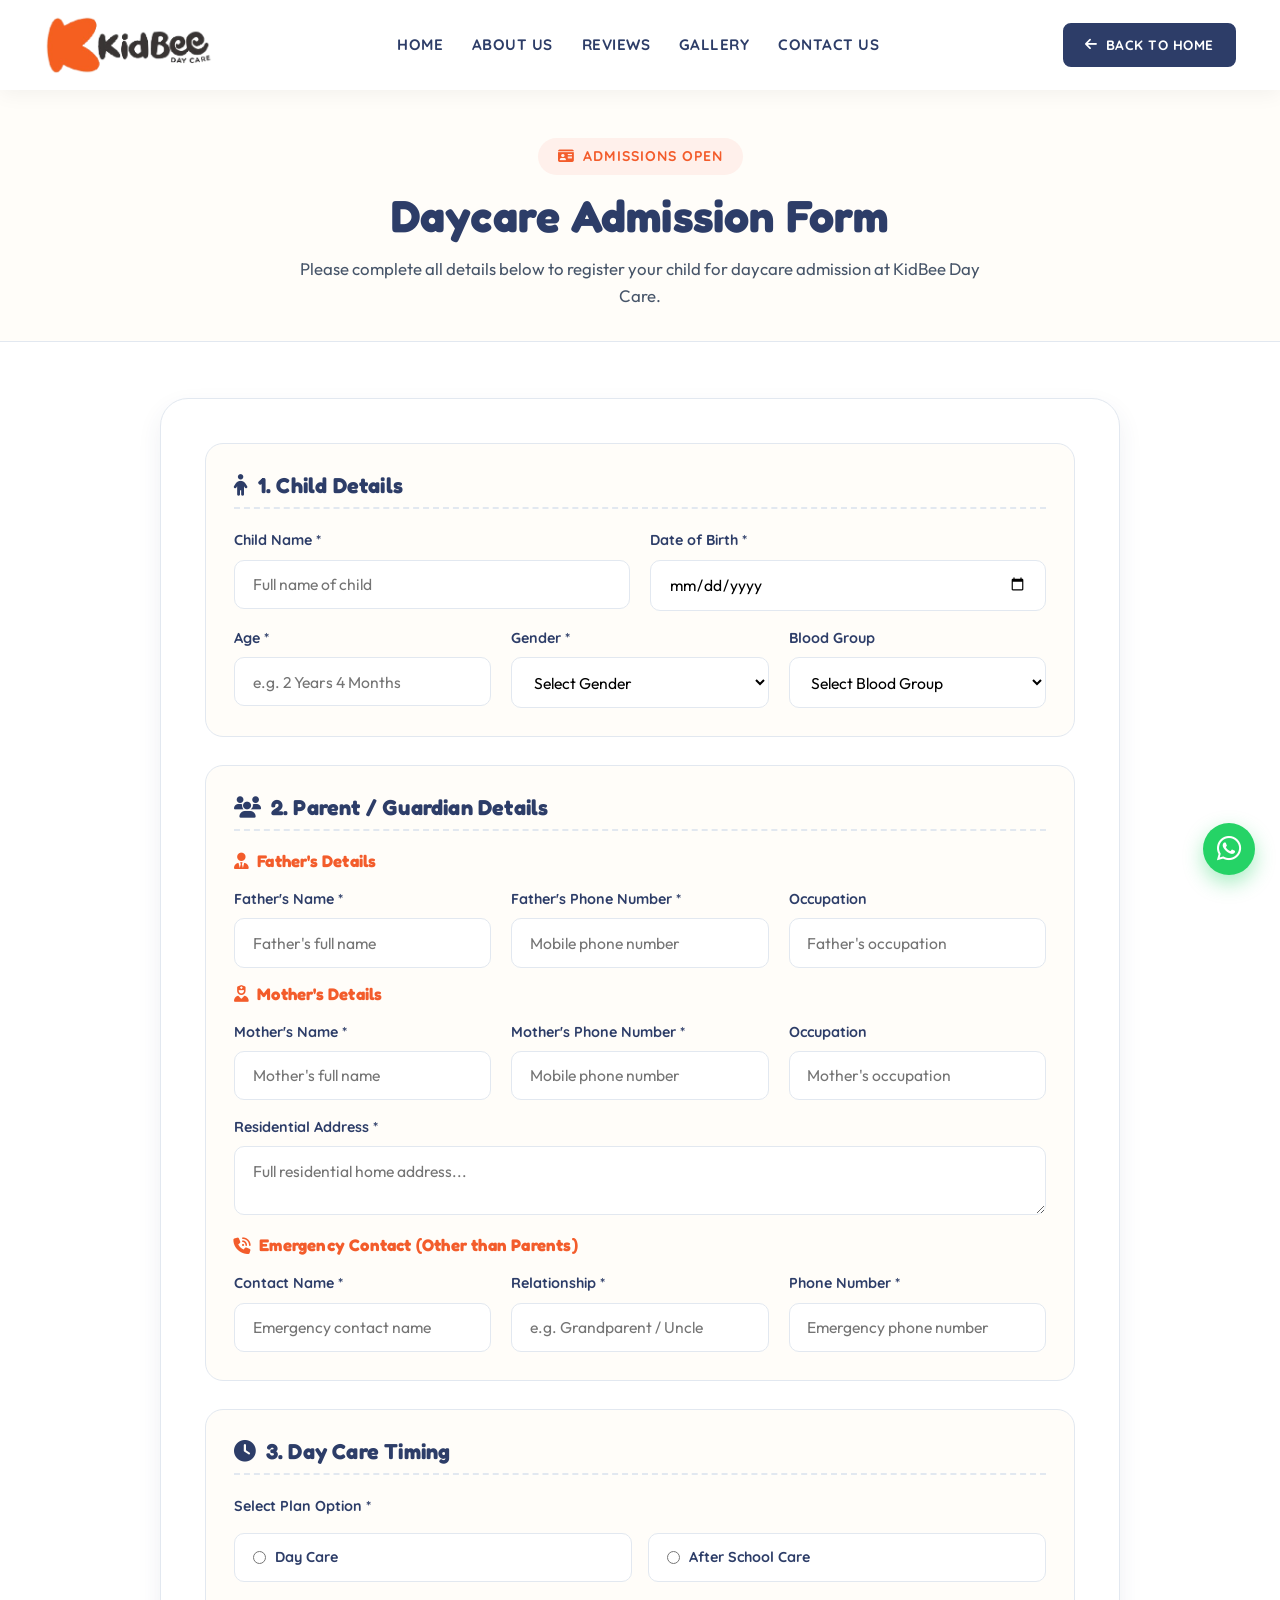
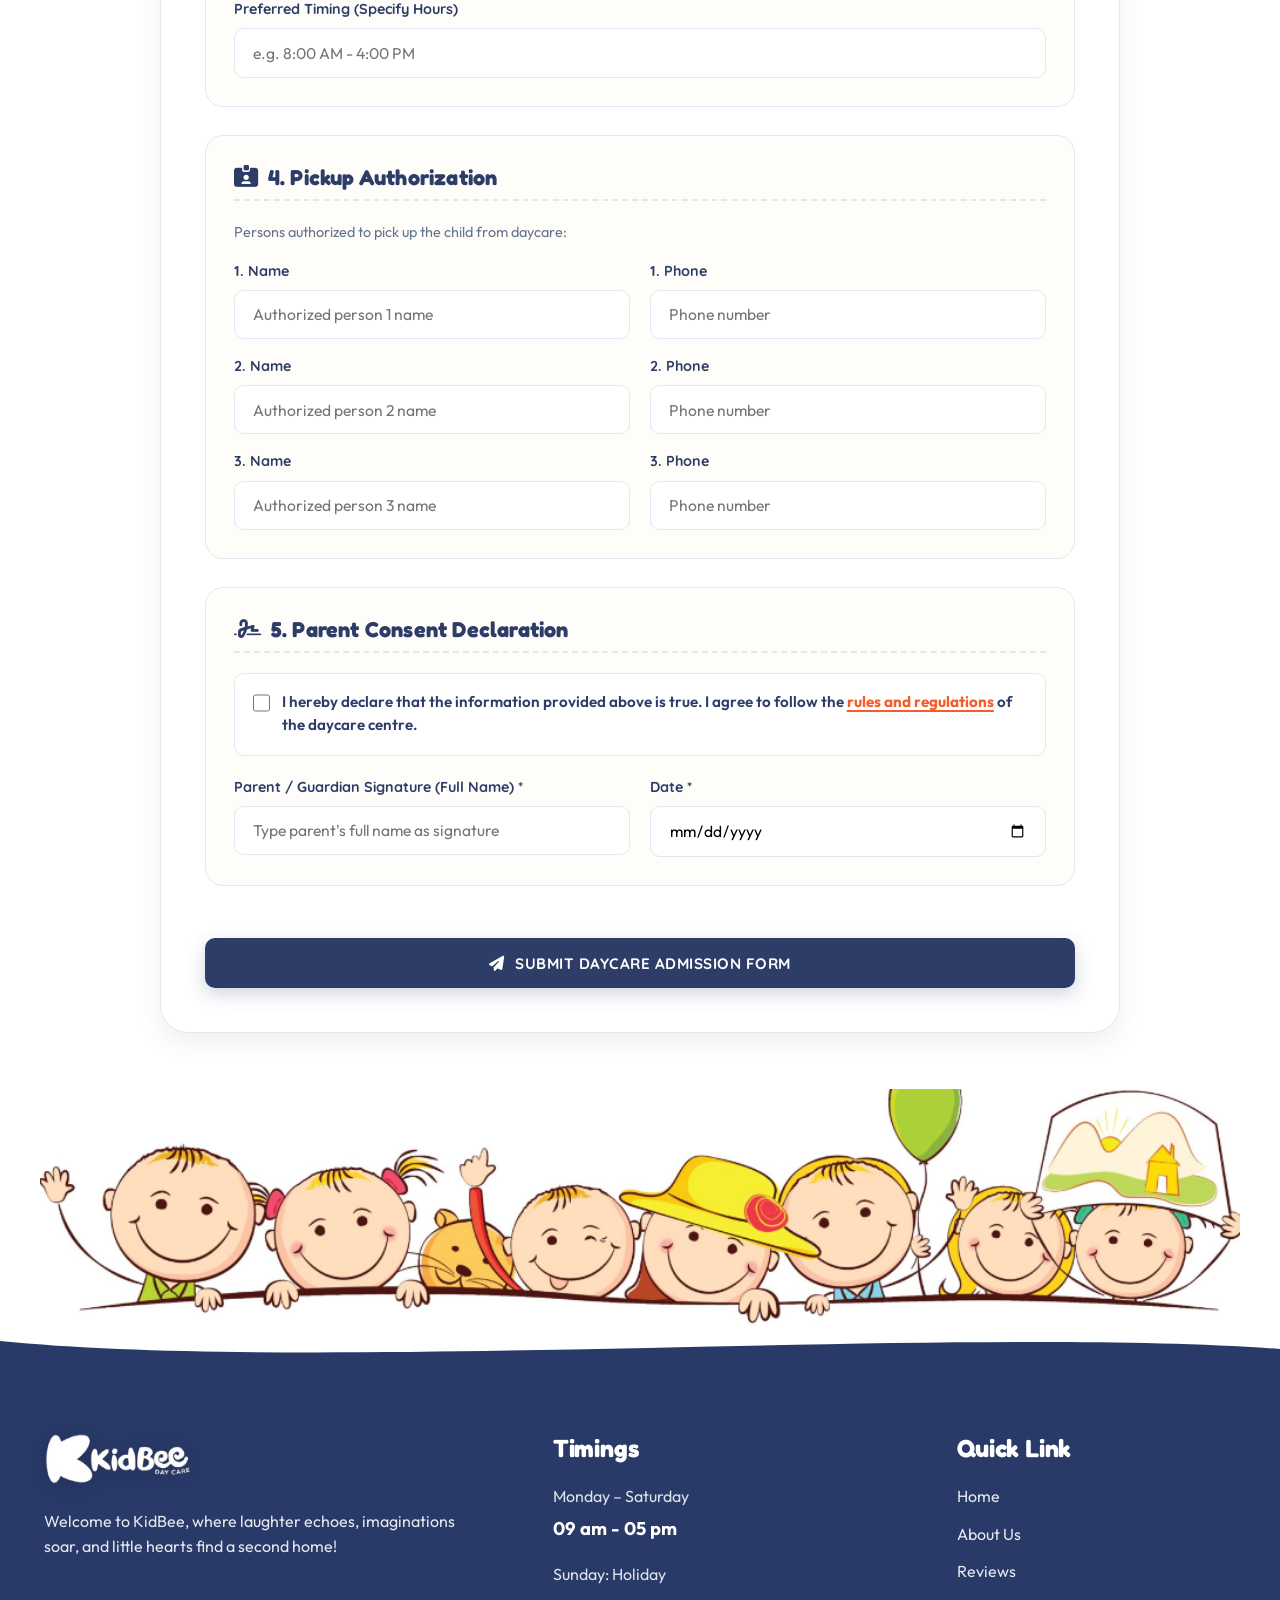
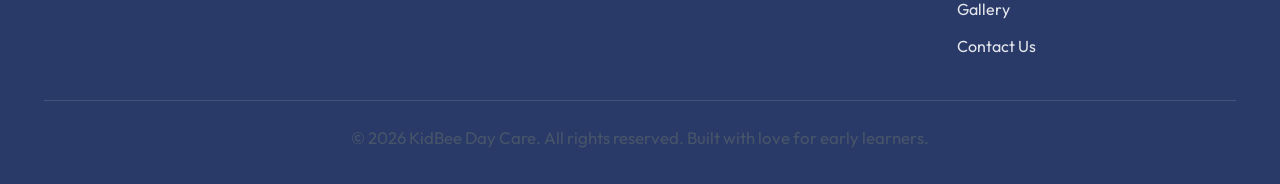
<file: admission.html>
<!DOCTYPE html>
<html lang="en">

<head>
  <meta charset="UTF-8">
  <meta name="viewport" content="width=device-width, initial-scale=1.0">
  <title>Admission Registration | KidBee Day Care & Early Learning Center</title>
  <meta name="description"
    content="Register your child for admission at KidBee Day Care. Complete the online admission registration form for infant care, toddler programs, and preschool.">
  <meta name="keywords"
    content="KidBee Admission, Daycare Registration, KidBee Day Care, Nursery Admission Form, Preschool Admission">
  <meta name="author" content="KidBee Day Care">

  <!-- Open Graph / Social Media Meta -->
  <meta property="og:title" content="Admission Registration | KidBee Day Care">
  <meta property="og:description"
    content="Register your child for premier daycare and early learning programs at KidBee.">
  <meta property="og:type" content="website">

  <!-- Google Fonts & FontAwesome Icons -->
  <link rel="preconnect" href="https://fonts.googleapis.com">
  <link rel="preconnect" href="https://fonts.gstatic.com" crossorigin>
  <link
    href="https://fonts.googleapis.com/css2?family=Bubblegum+Sans&family=Fredoka:wght@400;500;600;700&family=Outfit:wght@400;500;600;700&family=Quicksand:wght@500;600;700&display=swap"
    rel="stylesheet">
  <link rel="stylesheet" href="https://cdnjs.cloudflare.com/ajax/libs/font-awesome/6.4.0/css/all.min.css">

  <!-- Favicon using /img/favicon.jpg -->
  <link rel="icon" type="image/jpeg" href="img/favicon.jpg">
  <link rel="shortcut icon" type="image/jpeg" href="img/favicon.jpg">

  <!-- Custom Stylesheet -->
  <link rel="stylesheet" href="css/style.css">
</head>

<body>

  <!-- ==========================================================================
       Header & Main Navigation Bar
       ========================================================================== -->
  <header class="header-nav" id="headerNav">
    <div class="container">
      <a href="index.html#home" class="brand-logo" id="brandLogoLink">
        <img src="img/navbar-removebg-preview.png" alt="KidBee Day Care Logo" class="brand-logo-img">
      </a>

      <nav class="nav-menu" id="navMenu">
        <a href="index.html#home" class="nav-link">HOME</a>
        <a href="index.html#about" class="nav-link">ABOUT US</a>
        <a href="index.html#reviews" class="nav-link">REVIEWS</a>
        <a href="index.html#gallery" class="nav-link">GALLERY</a>
        <a href="index.html#contact" class="nav-link">CONTACT US</a>
        <a href="admission.html" class="nav-link nav-mobile-admission-link active">
          <i class="fa-solid fa-id-card"></i> ADMISSION REGISTRATION
        </a>
      </nav>

      <div class="header-actions">
        <a href="index.html" class="btn btn-navy-sm header-admission-btn" id="backToHomeHeaderBtn">
          <i class="fa-solid fa-arrow-left"></i> <span class="btn-text-full">BACK TO HOME</span><span
            class="btn-text-short">HOME</span>
        </a>
        <button class="mobile-toggle" id="mobileToggle" aria-label="Toggle navigation menu">
          <i class="fa-solid fa-bars"></i>
        </button>
      </div>
    </div>
  </header>

  <!-- ==========================================================================
       Page Banner / Breadcrumb Section
       ========================================================================== -->
  <section class="section-padding"
    style="background: var(--bg-soft); padding: 3rem 0 2rem 0; border-bottom: 1px solid var(--border-color);">
    <div class="container">
      <div class="section-header" style="margin-bottom: 0;">
        <span class="badge-pill badge-coral"><i class="fa-solid fa-id-card"></i> ADMISSIONS OPEN</span>
        <h1 style="font-size: 2.8rem; margin: 0.8rem 0 0.75rem 0; color: var(--color-navy);">Daycare <span>Admission
            Form</span></h1>
        <p style="max-width: 680px; margin: 0 auto; color: var(--text-body);">
          Please complete all details below to register your child for daycare admission at KidBee Day Care.
        </p>
      </div>
    </div>
  </section>

  <!-- ==========================================================================
       Comprehensive Daycare Admission Registration Form Section
       ========================================================================== -->
  <section class="section-padding admission-section" id="admission">
    <div class="container">
      <div class="inquiry-form-card comprehensive-form-card" style="max-width: 960px; margin: 0 auto;">
        <form id="admissionRegistrationForm" action="https://formsubmit.co/Kidbeedaycare@gmail.com" method="POST">
          <!-- Email Form Configuration -->
          <input type="hidden" name="_subject" value="New Daycare Admission Registration - KidBee Day Care">
          <input type="hidden" name="_template" value="table">
          <input type="hidden" name="_captcha" value="false">

          <!-- SECTION 1: CHILD DETAILS -->
          <div class="form-section-block">
            <h3 class="form-block-title"><i class="fa-solid fa-child"></i> 1. Child Details</h3>

            <div class="form-row">
              <div class="form-group">
                <label for="childName">Child Name *</label>
                <input type="text" id="childName" name="Child_Name" class="form-control"
                  placeholder="Full name of child" required>
              </div>
              <div class="form-group">
                <label for="childDob">Date of Birth *</label>
                <input type="date" id="childDob" name="Date_of_Birth" class="form-control" required>
              </div>
            </div>

            <div class="form-row">
              <div class="form-group">
                <label for="childAge">Age *</label>
                <input type="text" id="childAge" name="Child_Age" class="form-control"
                  placeholder="e.g. 2 Years 4 Months" required>
              </div>
              <div class="form-group">
                <label for="childGender">Gender *</label>
                <select id="childGender" name="Child_Gender" class="form-control" required>
                  <option value="">Select Gender</option>
                  <option value="Male">Male</option>
                  <option value="Female">Female</option>
                  <option value="Other">Other</option>
                </select>
              </div>
              <div class="form-group">
                <label for="childBlood">Blood Group</label>
                <select id="childBlood" name="Blood_Group" class="form-control">
                  <option value="">Select Blood Group</option>
                  <option value="A+">A+</option>
                  <option value="A-">A-</option>
                  <option value="B+">B+</option>
                  <option value="B-">B-</option>
                  <option value="O+">O+</option>
                  <option value="O-">O-</option>
                  <option value="AB+">AB+</option>
                  <option value="AB-">AB-</option>
                </select>
              </div>
            </div>
          </div>

          <!-- SECTION 2: PARENT / GUARDIAN DETAILS -->
          <div class="form-section-block">
            <h3 class="form-block-title"><i class="fa-solid fa-users"></i> 2. Parent / Guardian Details</h3>

            <h4 class="form-sub-heading"><i class="fa-solid fa-user-tie"></i> Father's Details</h4>
            <div class="form-row">
              <div class="form-group">
                <label for="fatherName">Father's Name *</label>
                <input type="text" id="fatherName" name="Father_Name" class="form-control"
                  placeholder="Father's full name" required>
              </div>
              <div class="form-group">
                <label for="fatherPhone">Father's Phone Number *</label>
                <input type="tel" id="fatherPhone" name="Father_Phone" class="form-control"
                  placeholder="Mobile phone number" required>
              </div>
              <div class="form-group">
                <label for="fatherOccupation">Occupation</label>
                <input type="text" id="fatherOccupation" name="Father_Occupation" class="form-control"
                  placeholder="Father's occupation">
              </div>
            </div>

            <h4 class="form-sub-heading" style="margin-top: 1rem;"><i class="fa-solid fa-user-nurse"></i> Mother's
              Details</h4>
            <div class="form-row">
              <div class="form-group">
                <label for="motherName">Mother's Name *</label>
                <input type="text" id="motherName" name="Mother_Name" class="form-control"
                  placeholder="Mother's full name" required>
              </div>
              <div class="form-group">
                <label for="motherPhone">Mother's Phone Number *</label>
                <input type="tel" id="motherPhone" name="Mother_Phone" class="form-control"
                  placeholder="Mobile phone number" required>
              </div>
              <div class="form-group">
                <label for="motherOccupation">Occupation</label>
                <input type="text" id="motherOccupation" name="Mother_Occupation" class="form-control"
                  placeholder="Mother's occupation">
              </div>
            </div>

            <div class="form-group" style="margin-top: 1rem;">
              <label for="residentialAddress">Residential Address *</label>
              <textarea id="residentialAddress" name="Residential_Address" class="form-control" rows="2"
                placeholder="Full residential home address..." required></textarea>
            </div>

            <h4 class="form-sub-heading" style="margin-top: 1.25rem;"><i class="fa-solid fa-phone-volume"></i> Emergency
              Contact (Other than Parents)</h4>
            <div class="form-row">
              <div class="form-group">
                <label for="emergencyName">Contact Name *</label>
                <input type="text" id="emergencyName" name="Emergency_Contact_Name" class="form-control"
                  placeholder="Emergency contact name" required>
              </div>
              <div class="form-group">
                <label for="emergencyRelation">Relationship *</label>
                <input type="text" id="emergencyRelation" name="Emergency_Relationship" class="form-control"
                  placeholder="e.g. Grandparent / Uncle" required>
              </div>
              <div class="form-group">
                <label for="emergencyPhone">Phone Number *</label>
                <input type="tel" id="emergencyPhone" name="Emergency_Phone" class="form-control"
                  placeholder="Emergency phone number" required>
              </div>
            </div>
          </div>

          <!-- SECTION 3: DAY CARE TIMING -->
          <div class="form-section-block">
            <h3 class="form-block-title"><i class="fa-solid fa-clock"></i> 3. Day Care Timing</h3>

            <div class="form-group">
              <label>Select Plan Option *</label>
              <div class="radio-options-grid">
                <label class="radio-card-label">
                  <input type="radio" name="Timing_Plan" value="Day Care">
                  <span>Day Care</span>
                </label>
                <label class="radio-card-label">
                  <input type="radio" name="Timing_Plan" value="After School Care">
                  <span>After School Care</span>
                </label>
              </div>
            </div>

            <div class="form-group" style="margin-top: 1rem;">
              <label for="preferredTiming">Preferred Timing (Specify Hours)</label>
              <input type="text" id="preferredTiming" name="Preferred_Timing_Hours" class="form-control"
                placeholder="e.g. 8:00 AM - 4:00 PM">
            </div>
          </div>

          <!-- SECTION 4: PICKUP AUTHORIZATION -->
          <div class="form-section-block">
            <h3 class="form-block-title"><i class="fa-solid fa-id-card-clip"></i> 4. Pickup Authorization</h3>
            <p style="font-size: 0.9rem; color: var(--text-muted); margin-bottom: 1rem;">Persons authorized to pick up
              the child from daycare:</p>

            <div class="form-row">
              <div class="form-group">
                <label for="pickup1Name">1. Name</label>
                <input type="text" id="pickup1Name" name="Pickup_Person_1_Name" class="form-control"
                  placeholder="Authorized person 1 name">
              </div>
              <div class="form-group">
                <label for="pickup1Phone">1. Phone</label>
                <input type="tel" id="pickup1Phone" name="Pickup_Person_1_Phone" class="form-control"
                  placeholder="Phone number">
              </div>
            </div>

            <div class="form-row">
              <div class="form-group">
                <label for="pickup2Name">2. Name</label>
                <input type="text" id="pickup2Name" name="Pickup_Person_2_Name" class="form-control"
                  placeholder="Authorized person 2 name">
              </div>
              <div class="form-group">
                <label for="pickup2Phone">2. Phone</label>
                <input type="tel" id="pickup2Phone" name="Pickup_Person_2_Phone" class="form-control"
                  placeholder="Phone number">
              </div>
            </div>

            <div class="form-row">
              <div class="form-group">
                <label for="pickup3Name">3. Name</label>
                <input type="text" id="pickup3Name" name="Pickup_Person_3_Name" class="form-control"
                  placeholder="Authorized person 3 name">
              </div>
              <div class="form-group">
                <label for="pickup3Phone">3. Phone</label>
                <input type="tel" id="pickup3Phone" name="Pickup_Person_3_Phone" class="form-control"
                  placeholder="Phone number">
              </div>
            </div>
          </div>

          <!-- SECTION 5: PARENT CONSENT DECLARATION -->
          <div class="form-section-block">
            <h3 class="form-block-title"><i class="fa-solid fa-signature"></i> 5. Parent Consent Declaration</h3>

            <div class="consent-box">
              <label class="checkbox-label">
                <input type="checkbox" id="consentCheckbox" name="Consent_Agreed"
                  value="Yes, I agree to daycare rules and regulations" required>
                <span>I hereby declare that the information provided above is true. I agree to follow the <a
                    href="rules-regulations.html" class="rules-link" target="_blank" rel="noopener">rules and
                    regulations</a> of the daycare centre.</span>
              </label>
            </div>

            <div class="form-row" style="margin-top: 1.25rem;">
              <div class="form-group">
                <label for="parentSignature">Parent / Guardian Signature (Full Name) *</label>
                <input type="text" id="parentSignature" name="Parent_Signature" class="form-control"
                  placeholder="Type parent's full name as signature" required>
              </div>
              <div class="form-group">
                <label for="declarationDate">Date *</label>
                <input type="date" id="declarationDate" name="Declaration_Date" class="form-control" required>
              </div>
            </div>
          </div>

          <button type="submit" class="btn btn-navy" id="submitAdmissionBtn"
            style="width: 100%; justify-content: center; margin-top: 1.5rem;"><i class="fa-solid fa-paper-plane"></i>
            Submit Daycare Admission Form</button>
        </form>
      </div>
    </div>
  </section>

  <!-- ==========================================================================
       Footer Section
       ========================================================================== -->
  <footer class="footer-wrapper">
    <!-- Kids Peeking Banner Graphic -->
    <div class="footer-kids-banner-wrap">
      <img src="img/footer-kids-banner.png" alt="Happy Kids Peeking Banner" class="footer-kids-banner-img">
    </div>

    <!-- Smooth Curved Wave Transition -->
    <div class="footer-wave-divider">
      <svg viewBox="0 0 1440 120" preserveAspectRatio="none" xmlns="http://www.w3.org/2000/svg">
        <path d="M0,32 C360,96 1080,0 1440,48 L1440,120 L0,120 Z" fill="#293A69"></path>
      </svg>
    </div>

    <div class="footer-main-content">
      <div class="container">
        <div class="footer-grid-ref">
          <!-- Column 1: Logo & Warm Tagline -->
          <div class="footer-col-ref footer-brand-ref">
            <div class="footer-logo-box">
              <img src="img/logo_footer.png" alt="KidBee Day Care Logo" class="footer-ref-logo">
            </div>
            <p class="footer-ref-desc">
              Welcome to KidBee, where laughter echoes, imaginations soar, and little hearts find a second home!
            </p>
          </div>

          <!-- Column 2: Timings -->
          <div class="footer-col-ref footer-timings-col">
            <h3 class="footer-col-title">Timings</h3>
            <div class="timings-block">
              <p class="timing-label">Monday – Saturday</p>
              <p class="timing-time">09 am - 05 pm</p>
              <p class="timing-extended">Sunday: Holiday</p>
            </div>
          </div>

          <!-- Column 3: Quick Link -->
          <div class="footer-col-ref footer-links-col">
            <h3 class="footer-col-title">Quick Link</h3>
            <ul class="footer-quick-links">
              <li><a href="index.html#home">Home</a></li>
              <li><a href="index.html#about">About Us</a></li>
              <li><a href="index.html#reviews">Reviews</a></li>
              <li><a href="index.html#gallery">Gallery</a></li>
              <li><a href="index.html#contact">Contact Us</a></li>
            </ul>
          </div>
        </div>

        <!-- Footer Copyright Bar -->
        <div class="footer-bottom-ref">
          <p>&copy; 2026 KidBee Day Care. All rights reserved. Built with love for early learners.</p>
        </div>
      </div>
    </div>
  </footer>

  <!-- ==========================================================================
       Floating Contact & Back-to-Top Widgets
       ========================================================================== -->
  <div class="floating-widgets">
    <a href="https://wa.me/918136819858" target="_blank" class="btn-floating-whatsapp" aria-label="Chat on WhatsApp">
      <i class="fa-brands fa-whatsapp"></i>
    </a>
    <button class="btn-back-top" id="backTopBtn" aria-label="Back to top">
      <i class="fa-solid fa-chevron-up"></i>
    </button>
  </div>

  <!-- ==========================================================================
       Admission Registration Confirmation & WhatsApp PDF Modal
       ========================================================================== -->
  <div class="modal-overlay" id="successModal">
    <div class="modal-box" style="max-width: 520px; text-align: center;">
      <div class="modal-icon" style="margin-bottom: 1.25rem;">
        <div style="width: 74px; height: 74px; background: #E8F8EE; color: #25D366; border-radius: 50%; display: inline-flex; align-items: center; justify-content: center; font-size: 2.3rem; box-shadow: 0 8px 20px rgba(37, 211, 102, 0.25);">
          <i class="fa-solid fa-file-pdf"></i>
        </div>
      </div>
      <h3 style="font-size: 1.65rem; margin-bottom: 0.5rem; font-family: var(--font-heading); color: var(--color-navy);">
        Admission Form PDF Downloaded!
      </h3>
      <p style="margin-bottom: 1.25rem; font-size: 0.98rem; color: #4B5563; line-height: 1.55;">
        Thank you <strong id="modalParentName" style="color: var(--color-navy);">Parent</strong>! The official admission application for <strong id="modalChildName" style="color: var(--color-primary);">Child</strong> has been downloaded to your device.
      </p>

      <div style="background: #F0FDF4; border: 1.5px solid #BBF7D0; border-radius: 14px; padding: 1.1rem; margin-bottom: 1.5rem; text-align: left;">
        <div style="display: flex; gap: 0.75rem; align-items: start;">
          <i class="fa-brands fa-whatsapp" style="font-size: 1.5rem; color: #25D366; margin-top: 2px;"></i>
          <div>
            <strong style="color: #166534; font-size: 0.95rem; display: block; margin-bottom: 0.25rem;">Final Step: Send PDF via WhatsApp</strong>
            <p style="font-size: 0.86rem; color: #15803D; margin: 0; line-height: 1.45;">
              Opening WhatsApp with <strong>KidBee Day Care (+91 81368 19858)</strong>. Please attach and send your downloaded PDF file in the chat.
            </p>
          </div>
        </div>
      </div>

      <div style="display: flex; flex-direction: column; gap: 0.75rem;">
        <a href="#" id="modalWhatsappBtn" target="_blank" class="btn" style="background-color: #25D366; color: #FFFFFF; font-weight: 700; width: 100%; justify-content: center; padding: 0.9rem; font-size: 1.05rem; border-radius: 12px; box-shadow: 0 6px 18px rgba(37, 211, 102, 0.35); text-decoration: none;">
          <i class="fa-brands fa-whatsapp" style="font-size: 1.35rem;"></i> Continue to WhatsApp
        </a>
        <button type="button" class="btn btn-navy-outline" id="closeModalBtn" style="width: 100%; justify-content: center; font-size: 0.9rem; padding: 0.65rem;">
          Close
        </button>
      </div>
    </div>
  </div>

  <!-- HTML2PDF Library for Client-Side Admission PDF Generation -->
  <script src="js/html2pdf.bundle.min.js"></script>
  <!-- Custom Main JS Script -->
  <script src="js/main.js"></script>
</body>

</html>
</file>
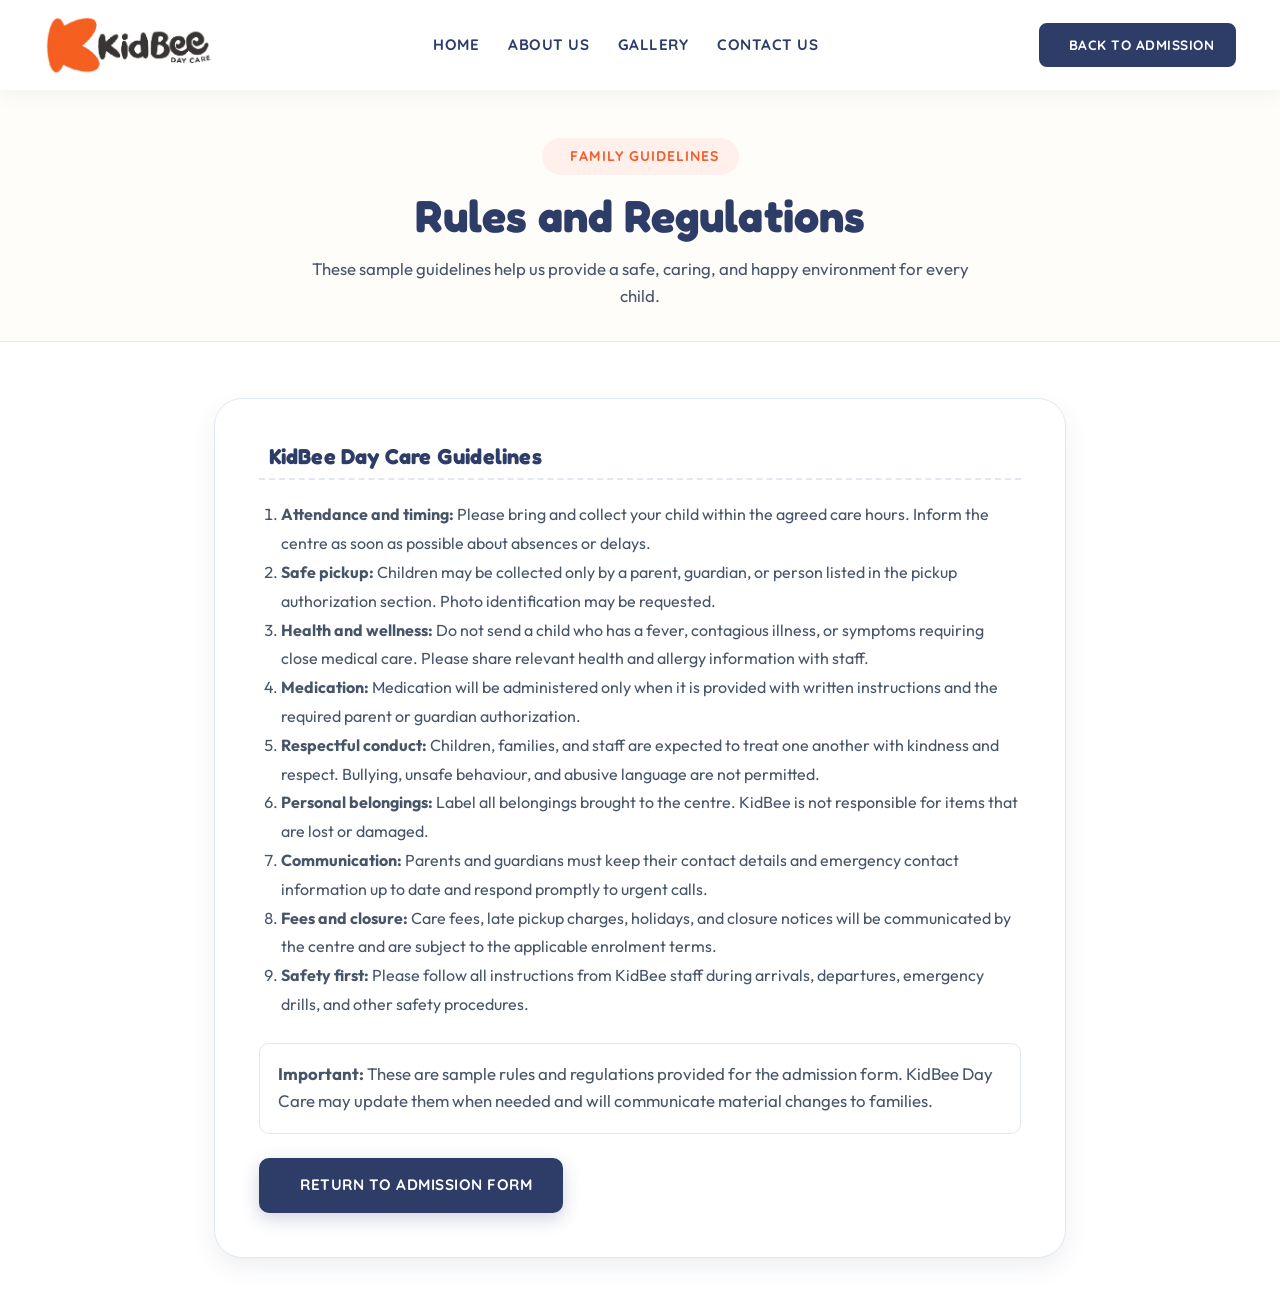
<file: rules-regulations.html>
<!DOCTYPE html>
<html lang="en">

<head>
  <meta charset="UTF-8">
  <meta name="viewport" content="width=device-width, initial-scale=1.0">
  <title>Rules and Regulations | KidBee Day Care</title>
  <meta name="description"
    content="Sample rules and regulations for children and families at KidBee Day Care.">
  <link rel="preconnect" href="https://fonts.googleapis.com">
  <link rel="preconnect" href="https://fonts.gstatic.com" crossorigin>
  <link
    href="https://fonts.googleapis.com/css2?family=Bubblegum+Sans&family=Fredoka:wght@400;500;600;700&family=Outfit:wght@400;500;600;700&family=Quicksand:wght@500;600;700&display=swap"
    rel="stylesheet">
  <link rel="stylesheet" href="css/style.css">
</head>

<body>
  <header class="header-nav" id="headerNav">
    <div class="container">
      <a href="index.html#home" class="brand-logo" id="brandLogoLink">
        <img src="img/navbar-removebg-preview.png" alt="KidBee Day Care Logo" class="brand-logo-img">
      </a>
      <nav class="nav-menu" id="navMenu">
        <a href="index.html#home" class="nav-link">HOME</a>
        <a href="index.html#about" class="nav-link">ABOUT US</a>
        <a href="index.html#gallery" class="nav-link">GALLERY</a>
        <a href="index.html#contact" class="nav-link">CONTACT US</a>
        <a href="admission.html" class="nav-link nav-mobile-admission-link">
          <i class="fa-solid fa-id-card"></i> ADMISSION REGISTRATION
        </a>
      </nav>
      <div class="header-actions">
        <a href="admission.html" class="btn btn-navy-sm header-admission-btn">
          <i class="fa-solid fa-arrow-left"></i> <span class="btn-text-full">BACK TO ADMISSION</span><span
            class="btn-text-short">BACK</span>
        </a>
        <button class="mobile-toggle" id="mobileToggle" aria-label="Toggle navigation menu">
          <i class="fa-solid fa-bars"></i>
        </button>
      </div>
    </div>
  </header>

  <main>
    <section class="section-padding"
      style="background: var(--bg-soft); padding: 3rem 0 2rem 0; border-bottom: 1px solid var(--border-color);">
      <div class="container">
        <div class="section-header" style="margin-bottom: 0;">
          <span class="badge-pill badge-coral"><i class="fa-solid fa-clipboard-list"></i> FAMILY GUIDELINES</span>
          <h1 style="font-size: 2.8rem; margin: 0.8rem 0 0.75rem 0; color: var(--color-navy);">Rules and
            <span>Regulations</span>
          </h1>
          <p style="max-width: 680px; margin: 0 auto; color: var(--text-body);">
            These sample guidelines help us provide a safe, caring, and happy environment for every child.
          </p>
        </div>
      </div>
    </section>

    <section class="section-padding">
      <div class="container" style="max-width: 900px;">
        <div class="inquiry-form-card comprehensive-form-card">
          <h2 class="form-block-title"><i class="fa-solid fa-heart"></i> KidBee Day Care Guidelines</h2>
          <ol style="padding-left: 1.4rem; color: var(--text-body); line-height: 1.8;">
            <li><strong>Attendance and timing:</strong> Please bring and collect your child within the agreed care
              hours. Inform the centre as soon as possible about absences or delays.</li>
            <li><strong>Safe pickup:</strong> Children may be collected only by a parent, guardian, or person listed
              in the pickup authorization section. Photo identification may be requested.</li>
            <li><strong>Health and wellness:</strong> Do not send a child who has a fever, contagious illness, or
              symptoms requiring close medical care. Please share relevant health and allergy information with staff.</li>
            <li><strong>Medication:</strong> Medication will be administered only when it is provided with written
              instructions and the required parent or guardian authorization.</li>
            <li><strong>Respectful conduct:</strong> Children, families, and staff are expected to treat one another
              with kindness and respect. Bullying, unsafe behaviour, and abusive language are not permitted.</li>
            <li><strong>Personal belongings:</strong> Label all belongings brought to the centre. KidBee is not
              responsible for items that are lost or damaged.</li>
            <li><strong>Communication:</strong> Parents and guardians must keep their contact details and emergency
              contact information up to date and respond promptly to urgent calls.</li>
            <li><strong>Fees and closure:</strong> Care fees, late pickup charges, holidays, and closure notices will
              be communicated by the centre and are subject to the applicable enrolment terms.</li>
            <li><strong>Safety first:</strong> Please follow all instructions from KidBee staff during arrivals,
              departures, emergency drills, and other safety procedures.</li>
          </ol>

          <div class="consent-box" style="margin-top: 1.5rem;">
            <p style="margin: 0; color: var(--text-body); line-height: 1.6;">
              <strong>Important:</strong> These are sample rules and regulations provided for the admission form.
              KidBee Day Care may update them when needed and will communicate material changes to families.
            </p>
          </div>

          <a href="admission.html#consentCheckbox" class="btn btn-navy"
            style="margin-top: 1.5rem; justify-content: center;">
            <i class="fa-solid fa-arrow-left"></i> Return to Admission Form
          </a>
        </div>
      </div>
    </section>
  </main>

  <script src="js/main.js"></script>
</body>

</html>
</file>
<file: css/style.css>
/* ==========================================================================
   KidBee Day Care - Premium Child-Friendly Stylesheet & Design System
   ========================================================================== */

@import url('https://fonts.googleapis.com/css2?family=Bubblegum+Sans&family=Fredoka:wght@400;500;600;700&family=Outfit:wght@400;500;600;700&family=Quicksand:wght@500;600;700&display=swap');

:root {
  /* Brand Colors Extracted from Logo & Reference */
  --color-primary: #F35C2B;
  /* Logo Warm Orange */
  --color-primary-dark: #D44215;
  /* Darker Warm Orange */
  --color-primary-light: #FFF0EB;
  /* Soft Orange Tint */

  --color-navy: #2D3D68;
  /* Reference Deep Navy Slate Blue */
  --color-navy-dark: #1E2B4B;
  /* Darker Navy */
  --color-navy-light: #EEF2FB;
  /* Soft Navy Tint */

  --color-yellow: #FFB800;
  /* Yellow Paint Badge Accent */
  --color-yellow-light: #FFF8E6;

  --color-sky-blue: #38BDF8;
  /* Cloud Sky Blue */
  --color-sky-light: #E0F2FE;

  --color-mint-green: #10B981;
  /* ABC Green */
  --color-mint-light: #D1FAE5;

  --color-purple: #8B5CF6;
  /* ABC Purple */
  --color-purple-light: #EDE9FE;

  --color-coral-pink: #FF5E7E;
  /* Red/Pink Accent */

  /* Neutral Tones */
  --bg-page: #FFFFFF;
  --bg-soft: #FFFDF9;
  /* Cream Warm Page Section BG */
  --bg-subtle: #F8FAFC;
  --text-dark: #2D3D68;
  /* Reference Primary Navy Text */
  --text-body: #475569;
  /* Slate Body Text */
  --text-muted: #64748B;
  --border-color: #E2E8F0;

  /* Typography Fonts */
  --font-display: 'Fredoka', 'Bubblegum Sans', cursive, sans-serif;
  --font-heading: 'Fredoka', cursive, sans-serif;
  --font-subheading: 'Quicksand', sans-serif;
  --font-body: 'Outfit', 'Quicksand', sans-serif;

  /* Elevation & Shadows */
  --shadow-sm: 0 4px 12px rgba(45, 61, 104, 0.05);
  --shadow-md: 0 10px 25px rgba(45, 61, 104, 0.08);
  --shadow-lg: 0 20px 40px rgba(45, 61, 104, 0.12);
  --shadow-hover: 0 22px 45px rgba(243, 92, 43, 0.22);

  /* Radii */
  --radius-sm: 10px;
  --radius-md: 18px;
  --radius-lg: 28px;
  --radius-pill: 50px;

  /* Transitions */
  --transition-fast: 0.2s cubic-bezier(0.4, 0, 0.2, 1);
  --transition-normal: 0.35s cubic-bezier(0.34, 1.56, 0.64, 1);
}

/* ==========================================================================
   Base & Reset Styles
   ========================================================================== */
*,
*::before,
*::after {
  box-sizing: border-box;
  margin: 0;
  padding: 0;
}

html,
body {
  scroll-behavior: smooth;
  font-size: 16px;
  width: 100%;
  max-width: 100%;
  overflow-x: hidden;
}

body {
  font-family: var(--font-body);
  background-color: var(--bg-page);
  color: var(--text-body);
  line-height: 1.6;
  overflow-x: hidden;
  -webkit-font-smoothing: antialiased;
}

h1,
h2,
h3,
h4,
h5,
h6 {
  font-family: var(--font-heading);
  color: var(--color-navy);
  line-height: 1.25;
  letter-spacing: 0.2px;
}

p {
  color: var(--text-body);
  font-size: 1.05rem;
}

a {
  text-decoration: none;
  color: inherit;
  transition: var(--transition-fast);
}

ul {
  list-style: none;
}

img {
  max-width: 100%;
  height: auto;
  display: block;
}

/* Container */
.container {
  width: 100%;
  max-width: 1240px;
  margin: 0 auto;
  padding: 0 1.5rem;
}

.section-padding {
  padding: 3.5rem 0;
  position: relative;
}

/* ==========================================================================
   Badge Pills & Section Headers
   ========================================================================== */
.badge-pill {
  display: inline-flex;
  align-items: center;
  gap: 0.5rem;
  padding: 0.45rem 1.25rem;
  border-radius: var(--radius-pill);
  font-family: var(--font-subheading);
  font-weight: 700;
  font-size: 0.88rem;
  text-transform: uppercase;
  letter-spacing: 1px;
}

.badge-yellow {
  background: var(--color-yellow-light);
  color: #B45309;
}

.badge-blue {
  background: var(--color-sky-light);
  color: #0284C7;
}

.badge-coral {
  background: var(--color-primary-light);
  color: var(--color-primary);
}

.section-header {
  text-align: center;
  max-width: 720px;
  margin: 0 auto 3.5rem auto;
}

.section-header h2 {
  font-size: 2.7rem;
  margin: 0.8rem 0 1rem 0;
  position: relative;
}

.section-header h2 span {
  color: var(--color-primary);
  position: relative;
  display: inline-block;
}

.section-header h2 span::after {
  content: '';
  position: absolute;
  bottom: 2px;
  left: 0;
  width: 100%;
  height: 8px;
  background: var(--color-primary-light);
  border-radius: 4px;
  z-index: -1;
}

/* ==========================================================================
   Buttons (Reference Styled Navy & Outline Buttons)
   ========================================================================== */
.btn {
  display: inline-flex;
  align-items: center;
  justify-content: center;
  gap: 0.65rem;
  padding: 0.85rem 1.8rem;
  border-radius: var(--radius-sm);
  font-family: var(--font-subheading);
  font-weight: 700;
  font-size: 0.95rem;
  letter-spacing: 0.5px;
  text-transform: uppercase;
  border: none;
  cursor: pointer;
  transition: all 0.3s cubic-bezier(0.34, 1.56, 0.64, 1);
  position: relative;
  overflow: hidden;
}

.btn-navy {
  background-color: var(--color-navy);
  color: #FFFFFF;
  border: 2px solid var(--color-navy);
  box-shadow: 0 6px 18px rgba(45, 61, 104, 0.22);
}

.btn-navy:hover {
  background-color: var(--color-primary);
  border-color: var(--color-primary);
  color: #FFFFFF;
  transform: translateY(-3px) scale(1.02);
  box-shadow: 0 12px 28px rgba(243, 92, 43, 0.3);
}

.btn-navy i {
  transition: transform 0.3s ease;
}

.btn-navy:hover i {
  transform: translateX(4px);
}

.btn-navy-outline {
  background-color: transparent;
  color: var(--color-navy);
  border: 2px solid var(--color-navy);
  box-shadow: none;
}

.btn-navy-outline:hover {
  background-color: var(--color-navy);
  color: #FFFFFF;
  transform: translateY(-3px);
  box-shadow: 0 6px 18px rgba(45, 61, 104, 0.2);
}

.btn-navy-outline i {
  transition: transform 0.3s ease;
}

.btn-navy-outline:hover i {
  transform: translateX(4px);
}

.btn-navy-sm {
  padding: 0.6rem 1.25rem;
  font-size: 0.85rem;
  border-radius: 8px;
  background-color: var(--color-navy);
  color: #FFFFFF;
  border: 2px solid var(--color-navy);
}

.btn-navy-sm:hover {
  background-color: var(--color-primary);
  border-color: var(--color-primary);
  transform: translateY(-2px);
}

/* Wavy Dividers */
.wave-divider {
  width: 100%;
  overflow: hidden;
  line-height: 0;
  position: relative;
  z-index: 2;
}

.wave-divider svg {
  position: relative;
  display: block;
  width: calc(100% + 1.3px);
  height: 55px;
}

/* ==========================================================================
   Header & Navigation Bar (Uses /img/navbar.jpg)
   ========================================================================== */
.header-nav {
  position: sticky;
  top: 0;
  left: 0;
  width: 100%;
  background: rgba(255, 255, 255, 0.96);
  backdrop-filter: blur(12px);
  -webkit-backdrop-filter: blur(12px);
  z-index: 1000;
  box-shadow: 0 4px 20px rgba(0, 0, 0, 0.05);
  transition: var(--transition-fast);
}

.header-nav .container {
  display: flex;
  align-items: center;
  justify-content: space-between;
  height: 90px;
}

.brand-logo {
  display: flex;
  align-items: center;
}

.brand-logo-img {
  height: 60px;
  max-height: 66px;
  width: auto;
  object-fit: contain;
  transition: transform 0.3s ease;
}

.brand-logo:hover .brand-logo-img {
  transform: scale(1.03);
}

.nav-menu {
  display: flex;
  align-items: center;
  gap: 1.8rem;
}

.nav-link {
  font-family: var(--font-subheading);
  font-weight: 700;
  font-size: 0.95rem;
  color: var(--color-navy);
  letter-spacing: 0.5px;
  text-transform: uppercase;
  position: relative;
  padding: 0.5rem 0;
  display: flex;
  align-items: center;
  gap: 0.3rem;
}

.nav-link::after {
  content: '';
  position: absolute;
  bottom: 0;
  left: 50%;
  transform: translateX(-50%) scaleX(0);
  width: 100%;
  height: 3px;
  background: var(--color-primary);
  border-radius: 3px;
  transition: var(--transition-fast);
}

.nav-link:hover,
.nav-link.active {
  color: var(--color-primary);
}

.nav-link:hover::after,
.nav-link.active::after {
  transform: translateX(-50%) scaleX(1);
}

.header-actions {
  display: flex;
  align-items: center;
  gap: 1rem;
}

.header-admission-btn {
  display: inline-flex;
  align-items: center;
  gap: 0.5rem;
  white-space: nowrap;
}

.header-admission-btn .btn-text-short {
  display: none;
}

.header-admission-btn .btn-text-full {
  display: inline;
}

.nav-mobile-admission-link {
  display: none;
}

.mobile-toggle {
  display: none;
  background: none;
  border: none;
  font-size: 1.6rem;
  color: var(--color-navy);
  cursor: pointer;
}

/* ==========================================================================
   Hero Section (Using /img/banner.png)
   ========================================================================== */
.hero-section {
  position: relative;
  padding: 4.5rem 0 5.5rem 0;
  background: #FFFFFF;
  overflow: hidden;
}

.cloud-bg {
  position: absolute;
  color: rgba(56, 189, 248, 0.15);
  font-size: 7rem;
  z-index: 1;
  pointer-events: none;
  animation: cloudFloat 8s ease-in-out infinite alternate;
}

.cloud-1 {
  top: 8%;
  left: 3%;
  animation-delay: 0s;
}

.cloud-2 {
  top: 45%;
  right: 4%;
  animation-delay: 2s;
  color: rgba(243, 92, 43, 0.1);
}

.cloud-3 {
  bottom: 10%;
  left: 45%;
  animation-delay: 4s;
  font-size: 5rem;
  color: rgba(255, 184, 0, 0.12);
}

.sparkle-decor {
  position: absolute;
  color: #FFB800;
  font-size: 1.5rem;
  z-index: 1;
  animation: sparkleTwinkle 3s ease-in-out infinite;
}

.sp-1 {
  top: 18%;
  left: 48%;
}

.sp-2 {
  bottom: 25%;
  left: 8%;
  color: var(--color-primary);
}

.hero-grid {
  display: grid;
  grid-template-columns: 1.05fr 0.95fr;
  gap: 3.5rem;
  align-items: center;
  position: relative;
  z-index: 2;
}

.hero-sub-title {
  font-family: var(--font-heading);
  font-size: 1.85rem;
  color: var(--color-navy);
  margin-bottom: 0.4rem;
  font-weight: 600;
}

.hero-main-title {
  font-family: var(--font-heading);
  font-size: 3.3rem;
  color: var(--color-navy);
  line-height: 1.15;
  margin-bottom: 1.25rem;
  font-weight: 700;
}

.hero-badge-row {
  display: flex;
  align-items: center;
  gap: 0.8rem;
  margin-bottom: 1.75rem;
}

.yellow-paint-badge {
  display: inline-block;
  background-color: var(--color-yellow);
  color: #FFFFFF;
  font-family: var(--font-display);
  font-size: 2.2rem;
  font-weight: 700;
  padding: 0.35rem 1.8rem;
  border-radius: 18px 26px 20px 30px;
  transform: rotate(-2.5deg);
  box-shadow: 0 8px 22px rgba(255, 184, 0, 0.35);
  text-shadow: 1px 2px 0px rgba(0, 0, 0, 0.12);
  letter-spacing: 0.5px;
  transition: transform 0.3s ease;
  cursor: pointer;
}

.yellow-paint-badge:hover {
  transform: rotate(0deg) scale(1.06);
}

.red-curved-arrow {
  width: 75px;
  height: 52px;
  filter: drop-shadow(0 2px 4px rgba(255, 94, 126, 0.2));
  animation: arrowPulse 2s ease-in-out infinite;
}

@keyframes arrowPulse {

  0%,
  100% {
    transform: translate(0, 0) scale(1);
  }

  50% {
    transform: translate(3px, -3px) scale(1.05);
  }
}

.hero-description {
  font-size: 1.12rem;
  color: var(--text-body);
  margin-bottom: 2.25rem;
  max-width: 530px;
  line-height: 1.65;
}

.hero-btn-group {
  display: flex;
  align-items: center;
  gap: 1.25rem;
  flex-wrap: wrap;
}

.hero-illustration-wrapper {
  position: relative;
  display: flex;
  justify-content: center;
}

.hero-illustration-card {
  position: relative;
  border-radius: var(--radius-lg);
  overflow: visible;
  background: #FFFFFF;
}

.hero-main-img {
  width: 100%;
  max-width: 540px;
  border-radius: var(--radius-lg);
  box-shadow: var(--shadow-lg);
  display: block;
}

.abc-blocks-row {
  position: absolute;
  bottom: -22px;
  left: 24px;
  display: flex;
  gap: 0.75rem;
  z-index: 10;
}

.abc-block {
  width: 46px;
  height: 46px;
  border-radius: 12px;
  display: flex;
  align-items: center;
  justify-content: center;
  font-family: var(--font-heading);
  font-weight: 700;
  font-size: 1.6rem;
  color: #FFFFFF;
  box-shadow: 0 10px 20px rgba(0, 0, 0, 0.15), inset 0 -4px 0 rgba(0, 0, 0, 0.22);
  cursor: pointer;
  transition: transform 0.2s ease;
  animation: abcBounce 3s ease-in-out infinite;
}

.abc-block:hover {
  transform: translateY(-8px) scale(1.15) rotate(5deg) !important;
}

.abc-a {
  background: var(--color-purple);
  animation-delay: 0s;
}

.abc-b {
  background: var(--color-mint-green);
  animation-delay: 0.4s;
}

.abc-c {
  background: var(--color-yellow);
  animation-delay: 0.8s;
}

@keyframes abcBounce {

  0%,
  100% {
    transform: translateY(0) rotate(0deg);
  }

  50% {
    transform: translateY(-8px) rotate(4deg);
  }
}

.floating-books-badge {
  position: absolute;
  top: -18px;
  left: -20px;
  background: #FFFFFF;
  padding: 0.75rem 1.25rem;
  border-radius: var(--radius-pill);
  box-shadow: 0 10px 25px rgba(0, 0, 0, 0.1);
  display: flex;
  align-items: center;
  gap: 0.65rem;
  z-index: 10;
  font-family: var(--font-subheading);
  font-weight: 700;
  color: var(--color-navy);
  font-size: 0.95rem;
  animation: floatBadge 4s ease-in-out infinite;
}

.hero-brand-floating-badge {
  position: absolute;
  bottom: 25px;
  right: -25px;
  background: #FFFFFF;
  padding: 0.75rem 1.25rem;
  border-radius: var(--radius-md);
  box-shadow: 0 12px 28px rgba(0, 0, 0, 0.12);
  display: flex;
  align-items: center;
  gap: 0.85rem;
  z-index: 10;
  animation: floatBadge 4.5s ease-in-out infinite 1s;
}

.hero-brand-floating-badge img {
  width: 42px;
  height: 42px;
  border-radius: 50%;
  object-fit: cover;
}

.hero-brand-floating-badge strong {
  display: block;
  color: var(--color-navy);
  font-size: 0.9rem;
  font-family: var(--font-subheading);
}

.hero-brand-floating-badge small {
  color: var(--color-primary);
  font-weight: 700;
  font-size: 0.78rem;
}

@keyframes floatBadge {

  0%,
  100% {
    transform: translateY(0);
  }

  50% {
    transform: translateY(-7px);
  }
}

/* ==========================================================================
   About Section
   ========================================================================== */
.about-section {
  background-color: var(--bg-soft);
  position: relative;
  overflow: hidden;
}

.about-section::before {
  content: "";
  position: absolute;
  top: -10%;
  right: -5%;
  width: 400px;
  height: 400px;
  background-image: radial-gradient(var(--color-yellow) 20%, transparent 20%),
                    radial-gradient(var(--color-yellow) 20%, transparent 20%);
  background-position: 0 0, 25px 25px;
  background-size: 50px 50px;
  opacity: 0.1;
  z-index: 0;
  border-radius: 50%;
}

.flying-bee {
  position: absolute;
  color: var(--color-yellow);
  font-size: 2.2rem;
  z-index: 5;
  animation: flyAround 15s linear infinite;
  opacity: 0.85;
  filter: drop-shadow(0 4px 6px rgba(0,0,0,0.15));
}

.flying-bee-1 {
  top: 15%;
  left: 2%;
  animation-duration: 20s;
  font-size: 2.8rem;
}

.flying-bee-2 {
  bottom: 10%;
  right: 5%;
  animation-duration: 18s;
  animation-delay: -5s;
}

.flying-bee-3 {
  top: 40%;
  left: 45%;
  animation-duration: 22s;
  animation-delay: -10s;
  font-size: 1.6rem;
}

@keyframes flyAround {
  0% { transform: translate(0, 0) rotate(0deg); }
  25% { transform: translate(120px, -60px) rotate(15deg); }
  50% { transform: translate(250px, 30px) rotate(-10deg); }
  75% { transform: translate(80px, 100px) rotate(25deg); }
  100% { transform: translate(0, 0) rotate(0deg); }
}

.about-grid {
  display: grid;
  grid-template-columns: 1fr 1fr;
  gap: 4rem;
  align-items: center;
}

.about-image-wrapper {
  position: relative;
  padding: 2rem;
  z-index: 1;
}

.about-img-inner {
  position: relative;
  border-radius: var(--radius-lg);
  overflow: hidden;
  box-shadow: 0 20px 40px rgba(0,0,0,0.1);
  z-index: 2;
  border: 12px solid #FFFFFF;
}

.about-img-feature {
  width: 100%;
  height: auto;
  display: block;
  transform: scale(1.02);
  transition: transform 0.5s ease;
}

.about-image-wrapper:hover .about-img-feature {
  transform: scale(1.05);
}

.about-shape {
  position: absolute;
  z-index: 0;
}

.about-shape-1 {
  width: 250px;
  height: 250px;
  background-color: var(--color-yellow);
  opacity: 0.3;
  top: 0;
  left: 0;
  border-radius: 50%;
  transform: translate(-10%, -10%);
}

.about-shape-2 {
  width: 350px;
  height: 350px;
  background-color: var(--color-primary);
  opacity: 0.15;
  bottom: 0;
  right: 0;
  transform: translate(10%, 10%);
  border-radius: 30% 70% 70% 30% / 30% 30% 70% 70%;
}

.float-animation {
  animation: float 4s ease-in-out infinite;
}

@keyframes float {
  0% { transform: translateY(0); }
  50% { transform: translateY(-15px); }
  100% { transform: translateY(0); }
}

.about-experience-tag {
  position: absolute;
  top: 0;
  left: 0;
  z-index: 3;
  background: var(--color-primary);
  color: #FFFFFF;
  padding: 1.25rem;
  border-radius: var(--radius-md);
  text-align: center;
  box-shadow: 0 10px 25px rgba(243, 92, 43, 0.35);
}

.exp-icon-img {
  width: 36px;
  height: 36px;
  border-radius: 50%;
  margin: 0 auto 0.35rem auto;
}

.about-experience-tag h3 {
  font-size: 1.8rem;
  color: #FFFFFF;
  line-height: 1;
}

.about-experience-tag p {
  font-size: 0.75rem;
  color: #FFFFFF;
  font-weight: 700;
  letter-spacing: 0.5px;
  margin: 0;
}

.about-content h2 {
  font-size: 2.6rem;
  margin: 0.75rem 0 1.25rem 0;
}

/* ==========================================================================
   Core Values Section
   ========================================================================== */
.core-values-section {
  background-color: var(--bg-soft);
  position: relative;
}

.core-values-grid {
  display: grid;
  grid-template-columns: repeat(5, 1fr);
  gap: 1.25rem;
  margin-bottom: 3.5rem;
}

.core-value-card {
  background: #FFFFFF;
  border-radius: var(--radius-lg);
  padding: 2.25rem 1.25rem 1.75rem 1.25rem;
  text-align: center;
  border: 1px solid var(--border-color);
  box-shadow: var(--shadow-sm);
  transition: transform 0.35s ease, box-shadow 0.35s ease;
  display: flex;
  flex-direction: column;
  align-items: center;
}

.core-value-card:hover {
  transform: translateY(-8px);
  box-shadow: var(--shadow-md);
  border-color: rgba(243, 92, 43, 0.3);
}

.core-value-icon-wrap {
  width: 72px;
  height: 72px;
  border-radius: 50%;
  display: flex;
  align-items: center;
  justify-content: center;
  font-size: 2.1rem;
  margin-bottom: 1.25rem;
  box-shadow: 0 6px 16px rgba(0, 0, 0, 0.06);
}

.icon-bg-blocks {
  background: #FFF0EB;
  color: #F35C2B;
}

.icon-bg-balloons {
  background: #E0F2FE;
  color: #0284C7;
}

.icon-bg-plane {
  background: #EDE9FE;
  color: #8B5CF6;
}

.icon-bg-pencil {
  background: #FFF8E6;
  color: #B45309;
}

.icon-bg-health {
  background: #D1FAE5;
  color: #10B981;
}

.core-value-title {
  font-family: var(--font-subheading);
  font-size: 1.15rem;
  font-weight: 700;
  color: var(--color-navy);
  margin-bottom: 0.65rem;
  line-height: 1.3;
}

.core-value-desc {
  font-size: 0.9rem;
  color: var(--text-body);
  line-height: 1.5;
  margin: 0;
}

/* Ready to Enroll Call to Action Card */
.ready-enroll-card {
  background: linear-gradient(135deg, var(--color-navy) 0%, var(--color-navy-dark) 100%);
  color: #FFFFFF;
  border-radius: var(--radius-lg);
  padding: 3rem 3.5rem;
  display: flex;
  align-items: center;
  justify-content: space-between;
  gap: 2rem;
  box-shadow: var(--shadow-md);
  position: relative;
  overflow: hidden;
}

.ready-enroll-card::before {
  content: '';
  position: absolute;
  top: -50%;
  right: -10%;
  width: 300px;
  height: 300px;
  border-radius: 50%;
  background: rgba(255, 184, 0, 0.1);
  pointer-events: none;
}

.ready-enroll-content h2 {
  font-family: var(--font-heading);
  font-size: 2.2rem;
  color: #FFFFFF;
  margin-bottom: 0.5rem;
}

.ready-enroll-content p {
  font-size: 1.05rem;
  color: #CBD5E1;
  margin: 0;
}

/* ==========================================================================
   Parent Testimonials Section
   ========================================================================== */
.testimonials-section {
  background-color: #FFFFFF;
}

.testimonial-grid {
  display: grid;
  grid-template-columns: repeat(auto-fit, minmax(300px, 1fr));
  gap: 2rem;
}

.testimonial-card {
  background: var(--bg-soft);
  padding: 2.25rem;
  border-radius: var(--radius-md);
  border: 1px solid var(--border-color);
  position: relative;
}

.testimonial-quote-icon {
  font-size: 2.5rem;
  color: var(--color-primary-light);
  margin-bottom: 0.5rem;
}

.rating-stars {
  color: var(--color-yellow);
  margin-bottom: 1rem;
  display: flex;
  gap: 0.25rem;
}

.testimonial-author {
  display: flex;
  align-items: center;
  gap: 1rem;
  margin-top: 1.5rem;
}

.author-avatar {
  width: 48px;
  height: 48px;
  border-radius: 50%;
  background: var(--color-navy);
  color: #FFFFFF;
  display: flex;
  align-items: center;
  justify-content: center;
  font-family: var(--font-heading);
  font-weight: 700;
}

.author-info h4 {
  font-size: 1.05rem;
  margin-bottom: 0.15rem;
}

.author-info span {
  font-size: 0.82rem;
  color: var(--text-muted);
}

.testimonial-dots {
  display: none;
  justify-content: center;
  align-items: center;
  gap: 0.5rem;
  margin-top: 1.25rem;
}

.testimonial-dot {
  width: 9px;
  height: 9px;
  border-radius: 50%;
  background: rgba(45, 61, 104, 0.22);
  border: none;
  padding: 0;
  cursor: pointer;
  transition: all 0.3s cubic-bezier(0.34, 1.56, 0.64, 1);
}

.testimonial-dot.active {
  width: 24px;
  border-radius: 12px;
  background: var(--color-primary);
  box-shadow: 0 2px 8px rgba(243, 92, 43, 0.35);
}

/* ==========================================================================
   Minimal Photo Gallery Section (Matching Reference Image)
   ========================================================================== */
.gallery-section {
  background-color: var(--bg-soft);
}

.minimal-gallery-title {
  text-align: center;
  font-family: var(--font-heading);
  font-size: 2.7rem;
  color: var(--color-navy);
  margin-bottom: 2.75rem;
  font-weight: 700;
}

.minimal-gallery-grid {
  display: grid;
  grid-template-columns: repeat(4, 1fr);
  gap: 1.25rem;
}

.minimal-gallery-item {
  position: relative;
  border-radius: var(--radius-md);
  overflow: hidden;
  height: 380px;
  cursor: pointer;
  box-shadow: var(--shadow-sm);
  transition: transform 0.35s ease, box-shadow 0.35s ease;
}

.minimal-gallery-item:hover {
  transform: translateY(-6px);
  box-shadow: 0 16px 32px rgba(41, 58, 105, 0.2);
}

.minimal-gallery-item img {
  width: 100%;
  height: 100%;
  object-fit: cover;
  display: block;
  transition: transform 0.6s cubic-bezier(0.165, 0.84, 0.44, 1);
}

.minimal-gallery-item:hover img {
  transform: scale(1.08);
}

.gallery-overlay {
  position: absolute;
  inset: 0;
  background: linear-gradient(to top, rgba(41, 58, 105, 0.94) 0%, rgba(41, 58, 105, 0.65) 60%, rgba(0, 0, 0, 0) 100%);
  display: flex;
  align-items: flex-end;
  padding: 1.5rem;
  opacity: 0;
  visibility: hidden;
  transition: opacity 0.35s ease, visibility 0.35s ease;
}

.minimal-gallery-item:hover .gallery-overlay {
  opacity: 1;
  visibility: visible;
}

.gallery-overlay-content {
  transform: translateY(15px);
  transition: transform 0.4s cubic-bezier(0.165, 0.84, 0.44, 1);
  color: #FFFFFF;
  width: 100%;
}

.minimal-gallery-item:hover .gallery-overlay-content {
  transform: translateY(0);
}

.gallery-category {
  display: inline-block;
  background: var(--color-primary);
  color: #FFFFFF;
  font-size: 0.725rem;
  font-weight: 700;
  text-transform: uppercase;
  letter-spacing: 0.8px;
  padding: 0.25rem 0.65rem;
  border-radius: 50px;
  margin-bottom: 0.5rem;
}

.gallery-caption-title {
  font-family: var(--font-heading);
  font-size: 1.2rem;
  font-weight: 700;
  color: #FFFFFF;
  margin-bottom: 0.35rem;
  line-height: 1.25;
}

.gallery-caption-desc {
  font-size: 0.85rem;
  color: rgba(255, 255, 255, 0.88);
  margin-bottom: 0.75rem;
  line-height: 1.4;
}

.gallery-view-btn {
  font-size: 0.8rem;
  font-weight: 700;
  color: #FFB800;
  display: inline-flex;
  align-items: center;
  gap: 0.35rem;
}

/* ==========================================================================
   Admission Section (Comprehensive Multi-Block Form)
   ========================================================================== */
.admission-section {
  background-color: #FFFFFF;
}

.comprehensive-form-card {
  background: #FFFFFF;
  padding: 2.75rem;
  border-radius: var(--radius-lg);
  border: 1px solid var(--border-color);
  box-shadow: var(--shadow-md);
}

.form-section-block {
  background: var(--bg-soft);
  padding: 1.75rem;
  border-radius: var(--radius-md);
  border: 1px solid var(--border-color);
  margin-bottom: 1.75rem;
}

.form-block-title {
  font-size: 1.35rem;
  color: var(--color-navy);
  margin-bottom: 1.25rem;
  padding-bottom: 0.5rem;
  border-bottom: 2px dashed var(--border-color);
  display: flex;
  align-items: center;
  gap: 0.6rem;
}

.form-sub-heading {
  font-size: 1.05rem;
  color: var(--color-primary);
  margin: 1.25rem 0 0.75rem 0;
  display: flex;
  align-items: center;
  gap: 0.5rem;
}

.form-row {
  display: grid;
  grid-template-columns: repeat(auto-fit, minmax(220px, 1fr));
  gap: 1.25rem;
  margin-top: 1rem;
}

.form-group {
  display: flex;
  flex-direction: column;
  gap: 0.45rem;
}

.form-group label {
  font-family: var(--font-subheading);
  font-weight: 700;
  font-size: 0.9rem;
  color: var(--color-navy);
}

.form-control {
  padding: 0.85rem 1.1rem;
  border-radius: var(--radius-sm);
  border: 1.5px solid var(--border-color);
  font-family: var(--font-body);
  font-size: 0.98rem;
  outline: none;
  background: #FFFFFF;
  transition: border-color 0.25s ease;
}

.form-control:focus {
  border-color: var(--color-primary);
}

.radio-options-grid {
  display: grid;
  grid-template-columns: repeat(auto-fit, minmax(180px, 1fr));
  gap: 1rem;
  margin-top: 0.5rem;
}

.radio-card-label {
  display: flex;
  align-items: center;
  gap: 0.6rem;
  padding: 0.75rem 1.1rem;
  background: #FFFFFF;
  border: 1.5px solid var(--border-color);
  border-radius: var(--radius-sm);
  cursor: pointer;
  font-family: var(--font-subheading);
  font-weight: 700;
  color: var(--color-navy);
  transition: all 0.2s ease;
}

.radio-card-label:hover,
.radio-card-label:has(input:checked) {
  border-color: var(--color-primary);
  background: var(--color-primary-light);
}

.radio-inline-group {
  display: flex;
  gap: 1.5rem;
  align-items: center;
  margin-top: 0.4rem;
}

.radio-inline-group label {
  display: flex;
  align-items: center;
  gap: 0.45rem;
  cursor: pointer;
  font-weight: 700;
  color: var(--color-navy);
}

.consent-box {
  background: #FFFFFF;
  padding: 1.1rem;
  border-radius: var(--radius-sm);
  border: 1.5px solid var(--border-color);
}

.checkbox-label {
  display: flex;
  align-items: flex-start;
  gap: 0.75rem;
  cursor: pointer;
  font-size: 0.95rem;
  color: var(--color-navy);
  font-weight: 600;
  line-height: 1.5;
}

.checkbox-label input {
  width: 20px;
  height: 20px;
  margin-top: 2px;
  accent-color: var(--color-primary);
}

.rules-link {
  color: var(--color-primary);
  font-weight: 700;
  text-decoration: underline;
  text-decoration-thickness: 2px;
  text-underline-offset: 3px;
}

.rules-link:hover,
.rules-link:focus-visible {
  color: var(--color-navy);
}

/* ==========================================================================
   Contact Section & Embedded Map Styling (Right Side Embedded Map)
   ========================================================================== */
.contact-section {
  background-color: var(--bg-soft);
}

.contact-grid {
  display: grid;
  grid-template-columns: 0.95fr 1.05fr;
  gap: 3rem;
  align-items: stretch;
}

.contact-info-card {
  background: #FFFFFF;
  padding: 2.5rem;
  border-radius: var(--radius-lg);
  border: 1px solid var(--border-color);
  box-shadow: var(--shadow-sm);
  display: flex;
  flex-direction: column;
  justify-content: center;
}

.contact-info-card h3 {
  font-size: 2rem;
  margin-bottom: 0.75rem;
}

.info-item {
  display: flex;
  gap: 1.25rem;
  margin-top: 1.5rem;
}

.info-icon {
  width: 48px;
  height: 48px;
  border-radius: 50%;
  background: var(--color-navy-light);
  color: var(--color-navy);
  display: flex;
  align-items: center;
  justify-content: center;
  font-size: 1.25rem;
  flex-shrink: 0;
}

.info-details h4 {
  font-size: 1.1rem;
  margin-bottom: 0.25rem;
}

.contact-map-card {
  border-radius: var(--radius-lg);
  overflow: hidden;
  box-shadow: var(--shadow-md);
  border: 1px solid var(--border-color);
  background: #FFFFFF;
  min-height: 420px;
}

.contact-map-card iframe {
  width: 100%;
  height: 100%;
  min-height: 420px;
  border: 0;
  display: block;
}

/* ==========================================================================
   Footer Section (Matching User Reference Design)
   ========================================================================== */
.footer-wrapper {
  position: relative;
  background-color: #FFFFFF;
  width: 100%;
}

.footer-kids-banner-wrap {
  width: 100%;
  display: flex;
  justify-content: center;
  align-items: flex-end;
  overflow: hidden;
  background-color: #FFFFFF;
}

.footer-kids-banner-img {
  width: 100%;
  max-width: 1200px;
  height: auto;
  display: block;
}

.footer-wave-divider {
  width: 100%;
  height: 60px;
  margin-top: -2px;
  overflow: hidden;
  line-height: 0;
  background-color: transparent;
}

.footer-wave-divider svg {
  position: relative;
  display: block;
  width: 100%;
  height: 100%;
}

.footer-main-content {
  background-color: #293A69;
  color: #FFFFFF;
  padding: 3rem 0 2rem 0;
}

.footer-grid-ref {
  display: grid;
  grid-template-columns: 1.3fr 1fr 0.8fr;
  gap: 3.5rem;
  margin-bottom: 2.5rem;
  align-items: start;
}

.footer-brand-ref {
  padding-right: 1.5rem;
}

.footer-logo-box {
  margin-bottom: 1rem;
  display: inline-block;
}

.footer-ref-logo {
  height: 52px;
  width: auto;
  max-width: 180px;
  object-fit: contain;
  display: block;
  background: transparent;
  padding: 0;
  box-shadow: none;
  filter: drop-shadow(0 3px 10px rgba(0, 0, 0, 0.18));
  transition: transform 0.3s ease;
}

.footer-ref-logo:hover {
  transform: scale(1.03);
}

.footer-ref-desc {
  color: rgba(255, 255, 255, 0.88);
  font-size: 1rem;
  line-height: 1.6;
  font-family: var(--font-body);
}

.footer-col-title {
  color: #FFFFFF;
  font-family: var(--font-heading);
  font-size: 1.55rem;
  font-weight: 700;
  margin-bottom: 1.25rem;
  letter-spacing: -0.2px;
}

.timings-block {
  color: rgba(255, 255, 255, 0.9);
}

.timing-label {
  font-size: 1rem;
  color: rgba(255, 255, 255, 0.85);
  margin-bottom: 0.25rem;
}

.timing-time {
  font-family: var(--font-body);
  font-size: 1.15rem;
  font-weight: 700;
  color: #FFFFFF;
  margin-bottom: 1.25rem;
}

.timing-extended {
  font-size: 1rem;
  color: rgba(255, 255, 255, 0.85);
  line-height: 1.4;
}

.footer-quick-links {
  list-style: none;
  padding: 0;
  margin: 0;
  display: flex;
  flex-direction: column;
  gap: 0.75rem;
}

.footer-quick-links a {
  color: rgba(255, 255, 255, 0.88);
  font-size: 1rem;
  text-decoration: none;
  transition: all 0.25s ease;
  display: inline-block;
}

.footer-quick-links a:hover {
  color: #FFB800;
  transform: translateX(4px);
}

.footer-bottom-ref {
  border-top: 1px solid rgba(255, 255, 255, 0.12);
  padding-top: 1.5rem;
  text-align: center;
  color: rgba(255, 255, 255, 0.7);
  font-size: 0.9rem;
}

/* Floating Widgets */
.floating-widgets {
  position: fixed;
  bottom: 25px;
  right: 25px;
  display: flex;
  flex-direction: column;
  gap: 0.75rem;
  z-index: 999;
}

.btn-floating-whatsapp {
  width: 52px;
  height: 52px;
  border-radius: 50%;
  background: #25D366;
  color: #FFFFFF;
  display: flex;
  align-items: center;
  justify-content: center;
  font-size: 1.75rem;
  box-shadow: 0 8px 20px rgba(37, 211, 102, 0.4);
  transition: transform 0.25s ease;
}

.btn-floating-whatsapp:hover {
  transform: scale(1.15) rotate(8deg);
}

.btn-back-top {
  width: 44px;
  height: 44px;
  border-radius: 50%;
  background: var(--color-navy);
  color: #FFFFFF;
  border: none;
  display: none;
  align-items: center;
  justify-content: center;
  font-size: 1.1rem;
  cursor: pointer;
  box-shadow: var(--shadow-md);
  transition: all 0.25s ease;
}

.btn-back-top.show {
  display: flex;
}

.btn-back-top:hover {
  background: var(--color-primary);
  transform: translateY(-4px);
}

/* Lightbox Modal */
.lightbox-modal {
  position: fixed;
  inset: 0;
  background: rgba(0, 0, 0, 0.85);
  z-index: 2500;
  display: none;
  align-items: center;
  justify-content: center;
  padding: 2rem;
}

.lightbox-modal.active {
  display: flex;
}

.lightbox-content {
  position: relative;
  max-width: 800px;
  text-align: center;
}

.lightbox-content img {
  max-height: 80vh;
  border-radius: var(--radius-md);
}

.lightbox-close {
  position: absolute;
  top: -40px;
  right: 0;
  color: #FFFFFF;
  font-size: 2.5rem;
  background: none;
  border: none;
  cursor: pointer;
}

/* Tour Success Modal */
.modal-overlay {
  position: fixed;
  inset: 0;
  background: rgba(0, 0, 0, 0.6);
  backdrop-filter: blur(4px);
  z-index: 3000;
  display: none;
  align-items: center;
  justify-content: center;
  padding: 1.5rem;
}

.modal-overlay.active {
  display: flex;
}

.modal-box {
  background: #FFFFFF;
  padding: 2.5rem;
  border-radius: var(--radius-lg);
  max-width: 480px;
  text-align: center;
  box-shadow: var(--shadow-lg);
}

.modal-icon {
  margin-bottom: 1.25rem;
}

@keyframes cloudFloat {

  0%,
  100% {
    transform: translateX(0) translateY(0);
  }

  50% {
    transform: translateX(12px) translateY(-6px);
  }
}

@keyframes sparkleTwinkle {

  0%,
  100% {
    transform: scale(1) rotate(0deg);
    opacity: 0.8;
  }

  50% {
    transform: scale(1.3) rotate(45deg);
    opacity: 1;
  }
}

@keyframes fadeIn {
  from {
    opacity: 0;
    transform: translateY(10px);
  }

  to {
    opacity: 1;
    transform: translateY(0);
  }
}

/* ==========================================================================
   Responsive Breakdown & Mobile Optimization System
   ========================================================================== */

/* --- Desktops & Laptops (Max 1200px) --- */
@media (max-width: 1200px) {
  .core-values-grid {
    grid-template-columns: repeat(3, 1fr);
  }

  .minimal-gallery-grid {
    grid-template-columns: repeat(2, 1fr);
  }
}

/* --- Tablets & Small Desktops (Max 992px) --- */
@media (max-width: 992px) {
  .header-nav .container {
    height: 74px;
  }

  .brand-logo-img {
    height: 48px;
    max-height: 48px;
  }

  /* Navbar Admission Button adjustment for tablets */
  .header-admission-btn .btn-text-full {
    display: none;
  }

  .header-admission-btn .btn-text-short {
    display: inline;
  }

  .header-admission-btn {
    padding: 0.55rem 1rem;
    font-size: 0.82rem;
    border-radius: var(--radius-pill);
    gap: 0.45rem;
  }

  .mobile-toggle {
    display: flex;
    align-items: center;
    justify-content: center;
    width: 44px;
    height: 44px;
    border-radius: 10px;
    background: var(--color-navy-light);
    color: var(--color-navy);
    font-size: 1.25rem;
    cursor: pointer;
    transition: all 0.2s ease;
  }

  .mobile-toggle:hover {
    background: var(--color-primary-light);
    color: var(--color-primary);
  }

  .nav-menu {
    position: fixed;
    top: 74px;
    left: -100%;
    width: 100%;
    height: calc(100vh - 74px);
    background: #FFFFFF;
    flex-direction: column;
    padding: 2rem 1.5rem;
    gap: 1.25rem;
    overflow-y: auto;
    z-index: 999;
    box-shadow: 0 12px 30px rgba(0, 0, 0, 0.12);
    transition: left 0.35s ease;
  }

  .nav-menu.active {
    left: 0;
  }

  .nav-link {
    width: 100%;
    font-size: 1.05rem;
    padding: 0.65rem 0;
    border-bottom: 1px solid var(--border-color);
  }

  .nav-mobile-admission-link {
    display: flex;
    align-items: center;
    justify-content: center;
    gap: 0.65rem;
    background: var(--color-navy);
    color: #FFFFFF !important;
    padding: 0.9rem 1.5rem;
    border-radius: var(--radius-sm);
    font-size: 0.95rem;
    font-weight: 700;
    width: 100%;
    margin-top: 0.75rem;
    text-align: center;
    border-bottom: none;
    box-shadow: 0 6px 18px rgba(45, 61, 104, 0.25);
  }

  .nav-mobile-admission-link:hover {
    background: var(--color-primary);
    color: #FFFFFF !important;
  }

  /* Grid Layout Adjustments */
  .hero-grid,
  .about-grid,
  .contact-grid {
    grid-template-columns: 1fr;
    gap: 2.5rem;
  }

  .hero-main-title {
    font-size: 2.75rem;
  }

  .core-values-grid {
    grid-template-columns: repeat(2, 1fr);
    gap: 1.25rem;
  }

  .ready-enroll-card {
    flex-direction: column;
    text-align: center;
    padding: 2.5rem 1.75rem;
  }

  .comprehensive-form-card {
    padding: 2rem 1.75rem;
  }

  .contact-info-card {
    padding: 2rem 1.75rem;
  }

  .contact-map-card {
    min-height: 360px;
    height: 360px;
  }

  .contact-map-card iframe {
    min-height: 360px;
    height: 360px;
  }

  .footer-grid-ref {
    grid-template-columns: 1.2fr 1fr 0.9fr;
    gap: 2rem;
    margin-bottom: 2rem;
  }
}

/* --- Mobile Landscape & Phablets (Max 768px) --- */
@media (max-width: 768px) {
  .container {
    padding: 0 1.25rem;
  }

  .section-padding {
    padding: 3rem 0;
  }

  .section-header {
    margin-bottom: 2.25rem;
  }

  .section-header h2 {
    font-size: 2.1rem;
  }

  /* Hero Section Mobile */
  .hero-section {
    padding: 3rem 0 3.5rem 0;
  }

  /* Cloud Adjustments for Mobile (Prevents Overlap/Coinciding with KidBee Animations & Badges) */
  .cloud-bg {
    font-size: 2.8rem;
    opacity: 0.35;
    z-index: 0;
    pointer-events: none;
  }

  .cloud-1 {
    top: 2%;
    left: auto;
    right: 5%;
    font-size: 2.6rem;
  }

  .cloud-2 {
    top: 38%;
    right: auto;
    left: -15px;
    font-size: 2.4rem;
  }

  .cloud-3 {
    bottom: 2%;
    left: auto;
    right: 8%;
    font-size: 2.5rem;
  }

  .hero-content,
  .hero-illustration-wrapper {
    position: relative;
    z-index: 2;
  }

  .hero-sub-title {
    font-size: 1.35rem;
  }

  .hero-main-title {
    font-size: 2.3rem;
  }

  .hero-description {
    font-size: 1rem;
    margin-bottom: 1.75rem;
  }

  .hero-illustration-wrapper {
    max-width: 480px;
    margin: 0 auto;
    width: 100%;
  }

  .abc-blocks-row {
    bottom: -16px;
    left: 16px;
    gap: 0.5rem;
  }

  .abc-block {
    width: 40px;
    height: 40px;
    font-size: 1.35rem;
    border-radius: 10px;
  }

  /* About Section Mobile */
  .about-image-wrapper {
    padding: 0.5rem;
    max-width: 480px;
    margin: 0 auto;
    width: 100%;
  }

  .about-shape-1,
  .about-shape-2 {
    display: none;
  }

  .about-content h2 {
    font-size: 2rem;
  }

  /* Testimonials Mobile Horizontal Scroll */
  .testimonial-grid {
    display: flex;
    flex-wrap: nowrap;
    overflow-x: auto;
    overflow-y: hidden;
    scroll-snap-type: x mandatory;
    -webkit-overflow-scrolling: touch;
    gap: 1.25rem;
    padding: 0.5rem 0.5rem 1.25rem 0.5rem;
    margin: 0 -0.5rem;
    scrollbar-width: thin;
    scrollbar-color: var(--color-yellow) rgba(0, 0, 0, 0.05);
  }

  .testimonial-grid::-webkit-scrollbar {
    height: 5px;
  }

  .testimonial-grid::-webkit-scrollbar-track {
    background: rgba(0, 0, 0, 0.04);
    border-radius: 10px;
  }

  .testimonial-grid::-webkit-scrollbar-thumb {
    background: var(--color-yellow);
    border-radius: 10px;
  }

  .testimonial-card {
    flex: 0 0 85%;
    min-width: 280px;
    max-width: 330px;
    scroll-snap-align: center;
    padding: 1.6rem 1.25rem;
    box-shadow: 0 8px 24px rgba(45, 61, 104, 0.08);
  }

  .testimonial-dots {
    display: flex;
  }

  /* Comprehensive Admission Form Mobile Layout */
  .admission-section {
    padding: 3rem 0;
  }

  .comprehensive-form-card {
    padding: 1.5rem 1.15rem;
    border-radius: var(--radius-md);
  }

  .form-section-block {
    padding: 1.25rem 1rem;
    margin-bottom: 1.25rem;
    border-radius: 14px;
  }

  .form-block-title {
    font-size: 1.15rem;
    margin-bottom: 1rem;
    padding-bottom: 0.4rem;
    gap: 0.5rem;
  }

  .form-sub-heading {
    font-size: 0.98rem;
    margin: 1.1rem 0 0.6rem 0;
  }

  .form-row {
    grid-template-columns: 1fr;
    gap: 0.85rem;
    margin-top: 0.85rem;
  }

  .form-group label {
    font-size: 0.86rem;
  }

  .form-control {
    padding: 0.75rem 0.95rem;
    font-size: 16px; /* Prevents auto-zoom on mobile browsers */
    border-radius: 8px;
    width: 100%;
    max-width: 100%;
  }

  .radio-options-grid {
    grid-template-columns: 1fr;
    gap: 0.65rem;
  }

  .radio-card-label {
    padding: 0.7rem 0.95rem;
    font-size: 0.9rem;
  }

  .radio-inline-group {
    flex-wrap: wrap;
    gap: 1.25rem;
  }

  .consent-box {
    padding: 0.95rem 0.85rem;
  }

  .checkbox-label {
    font-size: 0.88rem;
    gap: 0.65rem;
  }

  .checkbox-label input {
    width: 18px;
    height: 18px;
    min-width: 18px;
    flex-shrink: 0;
  }

  /* Contact Us & Map Section Mobile Layout */
  .contact-section {
    padding: 3rem 0;
  }

  .contact-info-card {
    padding: 1.6rem 1.25rem;
    border-radius: var(--radius-md);
  }

  .contact-info-card h3 {
    font-size: 1.6rem;
    margin-bottom: 0.5rem;
  }

  .info-item {
    gap: 0.9rem;
    margin-top: 1.15rem;
    align-items: flex-start;
  }

  .info-icon {
    width: 42px;
    height: 42px;
    font-size: 1.1rem;
    flex-shrink: 0;
  }

  .info-details {
    min-width: 0;
    flex: 1;
  }

  .info-details h4 {
    font-size: 1rem;
    margin-bottom: 0.2rem;
  }

  .info-details p,
  .info-details p a {
    font-size: 0.92rem;
    word-break: break-word;
    overflow-wrap: anywhere;
  }

  .contact-map-card {
    min-height: 310px;
    height: 310px;
    border-radius: var(--radius-md);
    width: 100%;
    max-width: 100%;
    overflow: hidden;
  }

  .contact-map-card iframe {
    min-height: 310px;
    height: 310px;
    border-radius: var(--radius-md);
    width: 100% !important;
    max-width: 100%;
  }

  /* Footer & Floating Widgets */
  .footer-wave-divider {
    height: 38px;
  }

  .footer-main-content {
    padding: 2rem 0 1.25rem 0;
  }

  .footer-grid-ref {
    grid-template-columns: 1.15fr 0.85fr;
    gap: 1.5rem 1.25rem;
    margin-bottom: 1.5rem;
  }

  .footer-brand-ref {
    grid-column: 1 / -1;
    padding-right: 0;
  }

  .footer-timings-col {
    grid-column: 1;
  }

  .footer-links-col {
    grid-column: 2;
  }

  .footer-logo-box {
    margin-bottom: 0.65rem;
  }

  .footer-ref-logo {
    height: 44px;
    width: auto;
    max-width: 150px;
  }

  .footer-ref-desc {
    font-size: 0.94rem;
    line-height: 1.5;
  }

  .footer-col-title {
    font-size: 1.22rem;
    margin-bottom: 0.75rem;
  }

  .timing-label {
    font-size: 0.9rem;
    margin-bottom: 0.2rem;
  }

  .timing-time {
    font-size: 1.05rem;
    margin-bottom: 0.65rem;
  }

  .timing-extended {
    font-size: 0.9rem;
    line-height: 1.35;
  }

  .footer-quick-links {
    gap: 0.45rem;
  }

  .footer-quick-links a {
    font-size: 0.92rem;
  }

  .footer-bottom-ref {
    padding-top: 1.25rem;
    font-size: 0.84rem;
  }

  .floating-widgets {
    bottom: 18px;
    right: 18px;
    gap: 0.5rem;
  }

  .btn-floating-whatsapp {
    width: 48px;
    height: 48px;
    font-size: 1.55rem;
  }

  .btn-back-top {
    width: 42px;
    height: 42px;
    font-size: 1.05rem;
  }
}

/* --- Mobile Portrait Screens (Max 576px) --- */
@media (max-width: 576px) {
  .container {
    padding: 0 1rem;
  }

  .header-nav .container {
    height: 66px;
  }

  .brand-logo-img {
    height: 40px;
    max-height: 40px;
  }

  .header-actions {
    gap: 0.5rem;
  }

  /* Clean, uncluttered navbar button for phone portrait */
  .header-admission-btn {
    padding: 0.45rem 0.75rem;
    font-size: 0.76rem;
    gap: 0.35rem;
    font-weight: 700;
  }

  .header-admission-btn i {
    font-size: 0.8rem;
  }

  .mobile-toggle {
    width: 38px;
    height: 38px;
    font-size: 1.15rem;
  }

  .nav-menu {
    top: 66px;
    height: calc(100vh - 66px);
    padding: 1.5rem 1rem;
  }

  /* Hero Section */
  .hero-section {
    padding: 2.25rem 0 3rem 0;
  }

  /* Cloud Adjustments for Mobile Portrait */
  .cloud-bg {
    font-size: 2.2rem;
    opacity: 0.28;
  }

  .cloud-1 {
    top: 1.5%;
    right: 5%;
    font-size: 2.2rem;
  }

  .cloud-2 {
    top: 42%;
    left: -10px;
    font-size: 2rem;
  }

  .cloud-3 {
    bottom: 1%;
    right: 5%;
    font-size: 2.2rem;
  }

  .hero-main-title {
    font-size: 1.95rem;
    margin-bottom: 1rem;
  }

  .hero-sub-title {
    font-size: 1.15rem;
  }

  .yellow-paint-badge {
    font-size: 1.5rem;
    padding: 0.25rem 1.1rem;
    border-radius: 12px 18px 14px 20px;
  }

  .red-curved-arrow {
    width: 48px;
    height: 32px;
  }

  .hero-btn-group {
    flex-direction: column;
    width: 100%;
    gap: 0.75rem;
  }

  .hero-btn-group .btn {
    width: 100%;
    justify-content: center;
  }

  .floating-books-badge {
    top: -10px;
    left: -5px;
    padding: 0.45rem 0.85rem;
    font-size: 0.78rem;
    gap: 0.45rem;
  }

  .hero-brand-floating-badge {
    bottom: 12px;
    right: -5px;
    padding: 0.45rem 0.85rem;
    gap: 0.55rem;
  }

  .hero-brand-floating-badge img {
    width: 32px;
    height: 32px;
  }

  .hero-brand-floating-badge strong {
    font-size: 0.78rem;
  }

  .hero-brand-floating-badge small {
    font-size: 0.68rem;
  }

  .abc-blocks-row {
    bottom: -12px;
    left: 10px;
    gap: 0.35rem;
  }

  .abc-block {
    width: 34px;
    height: 34px;
    font-size: 1.2rem;
    border-radius: 8px;
  }

  /* Core Values & Gallery */
  .core-values-grid {
    grid-template-columns: 1fr;
    gap: 1rem;
  }

  .ready-enroll-card {
    padding: 2rem 1.25rem;
  }

  .ready-enroll-content h2 {
    font-size: 1.65rem;
  }

  .ready-enroll-card .btn {
    width: 100%;
    justify-content: center;
  }

  .minimal-gallery-grid {
    grid-template-columns: 1fr;
    gap: 1rem;
  }

  .minimal-gallery-item {
    height: 280px;
  }

  .minimal-gallery-title {
    font-size: 2rem;
    margin-bottom: 1.75rem;
  }

  /* Comprehensive Form Phone Layout */
  .comprehensive-form-card {
    padding: 1.25rem 0.85rem;
    border-radius: 16px;
  }

  .form-section-block {
    padding: 1rem 0.75rem;
    margin-bottom: 1rem;
    border-radius: 12px;
  }

  .form-block-title {
    font-size: 1.05rem;
  }

  .form-sub-heading {
    font-size: 0.92rem;
  }

  /* Contact Us & Map on Phones */
  .contact-info-card {
    padding: 1.25rem 0.9rem;
    border-radius: 16px;
  }

  .contact-info-card h3 {
    font-size: 1.45rem;
  }

  .contact-map-card {
    min-height: 270px;
    height: 270px;
    border-radius: 16px;
  }

  .contact-map-card iframe {
    min-height: 270px;
    height: 270px;
    border-radius: 16px;
  }

  /* Modals */
  .modal-box {
    padding: 1.75rem 1.25rem;
    width: 92%;
    border-radius: 18px;
  }

  .modal-box h3 {
    font-size: 1.45rem !important;
  }

  /* Testimonials & Footer on Mobile Portrait */
  .testimonial-card {
    flex: 0 0 88%;
    min-width: 260px;
    padding: 1.4rem 1.15rem;
  }

  .footer-wave-divider {
    height: 30px;
  }

  .footer-main-content {
    padding: 1.6rem 0 1rem 0;
  }

  .footer-grid-ref {
    gap: 1.25rem 1rem;
    margin-bottom: 1.25rem;
  }

  .footer-logo-box {
    margin-bottom: 0.5rem;
  }

  .footer-ref-logo {
    height: 38px;
    width: auto;
    max-width: 135px;
  }

  .footer-ref-desc {
    font-size: 0.88rem;
    line-height: 1.5;
  }

  .footer-col-title {
    font-size: 1.12rem;
    margin-bottom: 0.6rem;
  }

  .timing-label {
    font-size: 0.85rem;
  }

  .timing-time {
    font-size: 0.96rem;
    margin-bottom: 0.45rem;
  }

  .timing-extended {
    font-size: 0.85rem;
  }

  .footer-quick-links {
    gap: 0.35rem;
  }

  .footer-quick-links a {
    font-size: 0.88rem;
  }

  .footer-bottom-ref {
    padding-top: 1rem;
    font-size: 0.78rem;
    line-height: 1.45;
  }
}

/* --- Extra Small Screens (Max 380px) --- */
@media (max-width: 380px) {
  .brand-logo-img {
    height: 35px;
  }

  .header-admission-btn {
    padding: 0.4rem 0.6rem;
    font-size: 0.7rem;
  }

  .hero-main-title {
    font-size: 1.75rem;
  }

  .yellow-paint-badge {
    font-size: 1.35rem;
    padding: 0.2rem 0.85rem;
  }

  .section-header h2 {
    font-size: 1.75rem;
  }

  .footer-grid-ref {
    gap: 1rem 0.65rem;
  }

  .footer-col-title {
    font-size: 1.05rem;
  }

  .timing-time {
    font-size: 0.9rem;
  }

  .footer-quick-links a {
    font-size: 0.82rem;
  }
}
</file>
